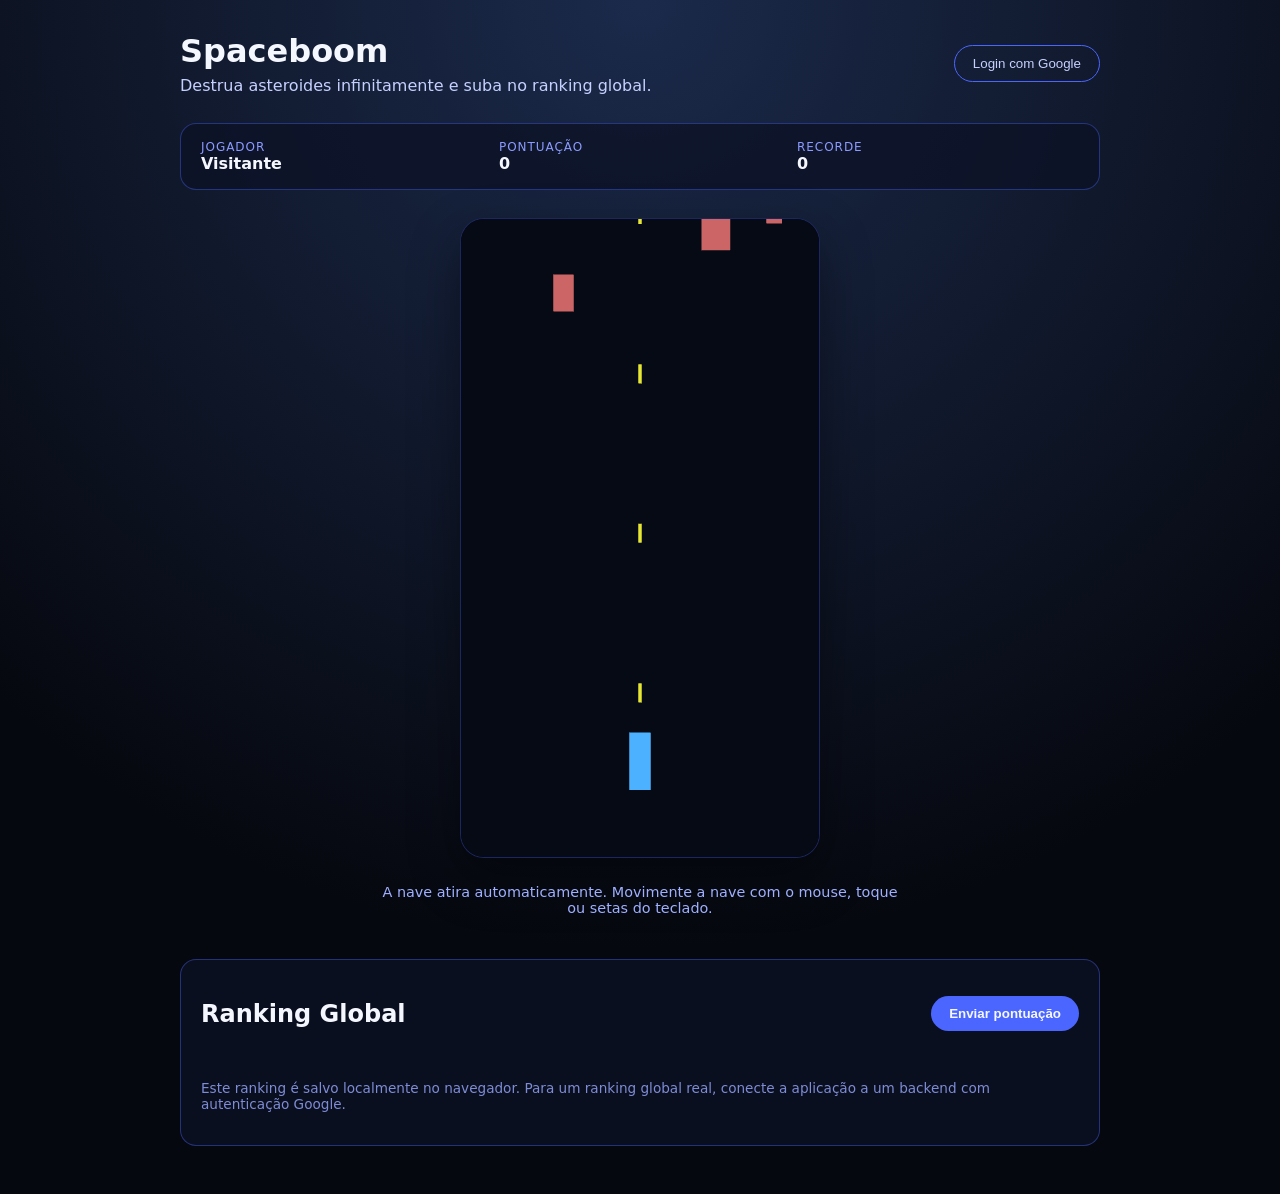
<file: index.html>
<!doctype html>
<html lang="pt-BR">
  <head>
    <meta charset="UTF-8" />
    <meta name="viewport" content="width=device-width, initial-scale=1.0" />
    <title>Spaceboom - Asteroides Infinitos</title>
    <link rel="stylesheet" href="styles.css" />
  </head>
  <body>
    <main class="app">
      <header class="top-bar">
        <div>
          <h1>Spaceboom</h1>
          <p>Destrua asteroides infinitamente e suba no ranking global.</p>
        </div>
        <button id="loginButton" class="ghost">Login com Google</button>
      </header>

      <section class="hud">
        <div>
          <span class="label">Jogador</span>
          <strong id="playerName">Visitante</strong>
        </div>
        <div>
          <span class="label">Pontuação</span>
          <strong id="score">0</strong>
        </div>
        <div>
          <span class="label">Recorde</span>
          <strong id="bestScore">0</strong>
        </div>
      </section>

      <section class="game-panel">
        <canvas id="gameCanvas" width="360" height="640"></canvas>
        <div class="controls">
          <p>
            A nave atira automaticamente. Movimente a nave com o mouse, toque ou setas do teclado.
          </p>
        </div>
      </section>

      <section class="leaderboard">
        <div class="leaderboard-header">
          <h2>Ranking Global</h2>
          <button id="submitScore" class="primary">Enviar pontuação</button>
        </div>
        <ol id="leaderboardList"></ol>
        <p class="hint">
          Este ranking é salvo localmente no navegador. Para um ranking global real, conecte a
          aplicação a um backend com autenticação Google.
        </p>
      </section>
    </main>

    <script src="main.js"></script>
  </body>
</html>
</file>
<file: styles.css>
:root {
  color-scheme: dark;
  font-family: "Inter", system-ui, sans-serif;
  background: #06080f;
  color: #f5f7ff;
}

* {
  box-sizing: border-box;
}

body {
  margin: 0;
  min-height: 100vh;
  background: radial-gradient(circle at top, #1b2a4b, #06080f 70%);
}

.app {
  max-width: 960px;
  margin: 0 auto;
  padding: 32px 20px 48px;
  display: flex;
  flex-direction: column;
  gap: 28px;
}

.top-bar {
  display: flex;
  justify-content: space-between;
  align-items: center;
  gap: 20px;
  flex-wrap: wrap;
}

.top-bar h1 {
  margin: 0 0 6px;
  font-size: 2rem;
}

.top-bar p {
  margin: 0;
  color: #c6d0ff;
}

.ghost {
  background: transparent;
  border: 1px solid #4b66ff;
  color: #c6d0ff;
  padding: 10px 18px;
  border-radius: 999px;
  cursor: pointer;
}

.hud {
  display: grid;
  grid-template-columns: repeat(auto-fit, minmax(140px, 1fr));
  gap: 16px;
  background: rgba(12, 18, 38, 0.75);
  border: 1px solid rgba(75, 102, 255, 0.4);
  border-radius: 16px;
  padding: 16px 20px;
}

.hud .label {
  display: block;
  font-size: 0.75rem;
  text-transform: uppercase;
  letter-spacing: 0.08em;
  color: #8c9bff;
}

.game-panel {
  display: flex;
  flex-direction: column;
  align-items: center;
  gap: 12px;
}

#gameCanvas {
  width: min(360px, 90vw);
  height: calc(min(360px, 90vw) * 16 / 9);
  border-radius: 24px;
  border: 1px solid rgba(75, 102, 255, 0.35);
  box-shadow: 0 20px 50px rgba(0, 0, 0, 0.4);
  background: #03060c;
}

.controls {
  max-width: 520px;
  text-align: center;
  color: #9fb0ff;
  font-size: 0.9rem;
}

.leaderboard {
  background: rgba(12, 18, 38, 0.75);
  border: 1px solid rgba(75, 102, 255, 0.4);
  border-radius: 16px;
  padding: 20px;
}

.leaderboard-header {
  display: flex;
  justify-content: space-between;
  align-items: center;
  gap: 12px;
  flex-wrap: wrap;
}

.primary {
  background: #4b66ff;
  border: none;
  padding: 10px 18px;
  border-radius: 999px;
  color: #f5f7ff;
  cursor: pointer;
  font-weight: 600;
}

.leaderboard ol {
  padding-left: 20px;
  margin: 16px 0 0;
  display: grid;
  gap: 8px;
}

.leaderboard li {
  padding: 8px 12px;
  background: rgba(20, 28, 52, 0.6);
  border-radius: 12px;
  display: flex;
  justify-content: space-between;
  align-items: center;
}

.hint {
  margin-top: 16px;
  font-size: 0.85rem;
  color: #7e8cd6;
}

@media (max-width: 600px) {
  .app {
    padding: 24px 16px 40px;
  }

  .top-bar {
    flex-direction: column;
    align-items: flex-start;
  }
}
</file>
